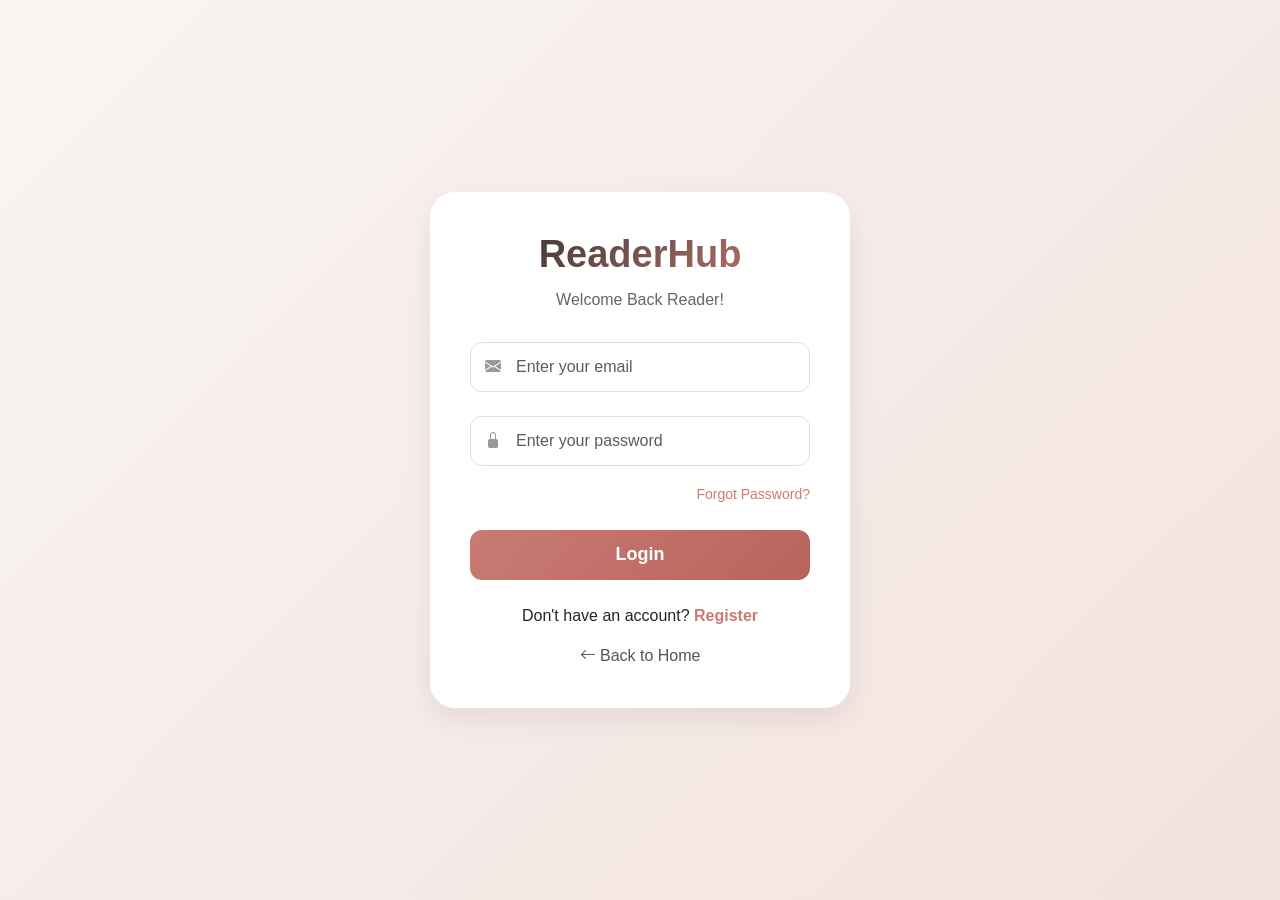
<file: login.html>
<!DOCTYPE html>
<html lang="en">
<head>
  <meta charset="UTF-8">
  <meta name="viewport" content="width=device-width, initial-scale=1.0">

  <title>ReaderHub Login</title>

  <!-- Bootstrap 5.3 CSS -->
  <link
    href="https://cdn.jsdelivr.net/npm/bootstrap@5.3.3/dist/css/bootstrap.min.css"
    rel="stylesheet"
  >

  <!-- Bootstrap Icons -->
  <link
    rel="stylesheet"
    href="https://cdn.jsdelivr.net/npm/bootstrap-icons@1.11.3/font/bootstrap-icons.min.css"
  >

  <style>

    body{
      background: linear-gradient(135deg,#f8f5f2,#f3e2df);
      min-height: 100vh;
      display: flex;
      justify-content: center;
      align-items: center;
      font-family: Arial, sans-serif;
    }

    /* Login Card */

    .login-card{
      width: 100%;
      max-width: 420px;

      background: white;

      border-radius: 25px;

      padding: 40px;

      box-shadow: 0 10px 30px rgba(0,0,0,0.08);
    }

    /* Logo */

    .logo-text{
      font-size: 38px;
      font-weight: 700;
      text-align: center;
      margin-bottom: 10px;

      background: linear-gradient(135deg,#2b2b2b,#c97b73);

      -webkit-background-clip: text;
      -webkit-text-fill-color: transparent;
    }

    /* Title */

    .login-title{
      text-align: center;
      color: #666;
      margin-bottom: 30px;
    }

    /* Input */

    .form-control{
      height: 50px;
      border-radius: 12px;
      padding-left: 45px;
      border: 1px solid #ddd;
    }

    .form-control:focus{
      box-shadow: none;
      border-color: #c97b73;
    }

    /* Input Icon */

    .input-box{
      position: relative;
    }

    .input-box i{
      position: absolute;
      top: 50%;
      left: 15px;
      transform: translateY(-50%);
      color: #999;
    }

    /* Forgot Password */

    .forgot-link{
      text-decoration: none;
      color: #c97b73;
      font-size: 14px;
    }

    /* Login Button */

    .login-btn{
      background: linear-gradient(135deg,#c97b73,#b8645d);
      border: none;
      height: 50px;
      border-radius: 12px;
      color: white;
      font-size: 18px;
      font-weight: 600;
      transition: 0.3s;
    }

    .login-btn:hover{
      transform: translateY(-2px);
      color: white;
    }

    /* Register */

    .register-text a{
      color: #c97b73;
      text-decoration: none;
      font-weight: 600;
    }

    /* Back */

    .back-home{
      text-decoration: none;
      color: #555;
      transition: 0.3s;
    }

    .back-home:hover{
      color: #c97b73;
    }

    
  </style>

</head>

<body>

  <!-- Login Card -->

  <div class="login-card">

    <!-- Logo -->

    <h1 class="logo-text">
      ReaderHub
    </h1>

    <p class="login-title">
      Welcome Back Reader!
    </p>

    <!-- Form -->

    <form>

      <!-- Email -->

      <div class="mb-4 input-box">

        <i class="bi bi-envelope-fill"></i>

        <input
          type="email"
          class="form-control"
          placeholder="Enter your email"
          required
        >

      </div>

      <!-- Password -->

      <div class="mb-3 input-box">

        <i class="bi bi-lock-fill"></i>

        <input
          type="password"
          class="form-control"
          placeholder="Enter your password"
          required
        >

      </div>

      <!-- Forgot -->

      <div class="text-end mb-4">

        <a href="#" class="forgot-link">
          Forgot Password?
        </a>

      </div>

      <!-- Button -->

      <button
        type="submit"
        class="btn login-btn w-100"
      >
        Login
      </button>

    </form>

    <!-- Register -->

    <p class="text-center mt-4 register-text">

      Don't have an account?

      <a href="#">
        Register
      </a>

    </p>

    <!-- Back -->

    <div class="text-center mt-3">

      <a href="index.html" class="back-home">

        <i class="bi bi-arrow-left"></i>

        Back to Home

      </a>

    </div>

  </div>

  <!-- Bootstrap JS -->

  <script src="https://cdn.jsdelivr.net/npm/bootstrap@5.3.3/dist/js/bootstrap.bundle.min.js"></script>

</body>
</html>
</file>
